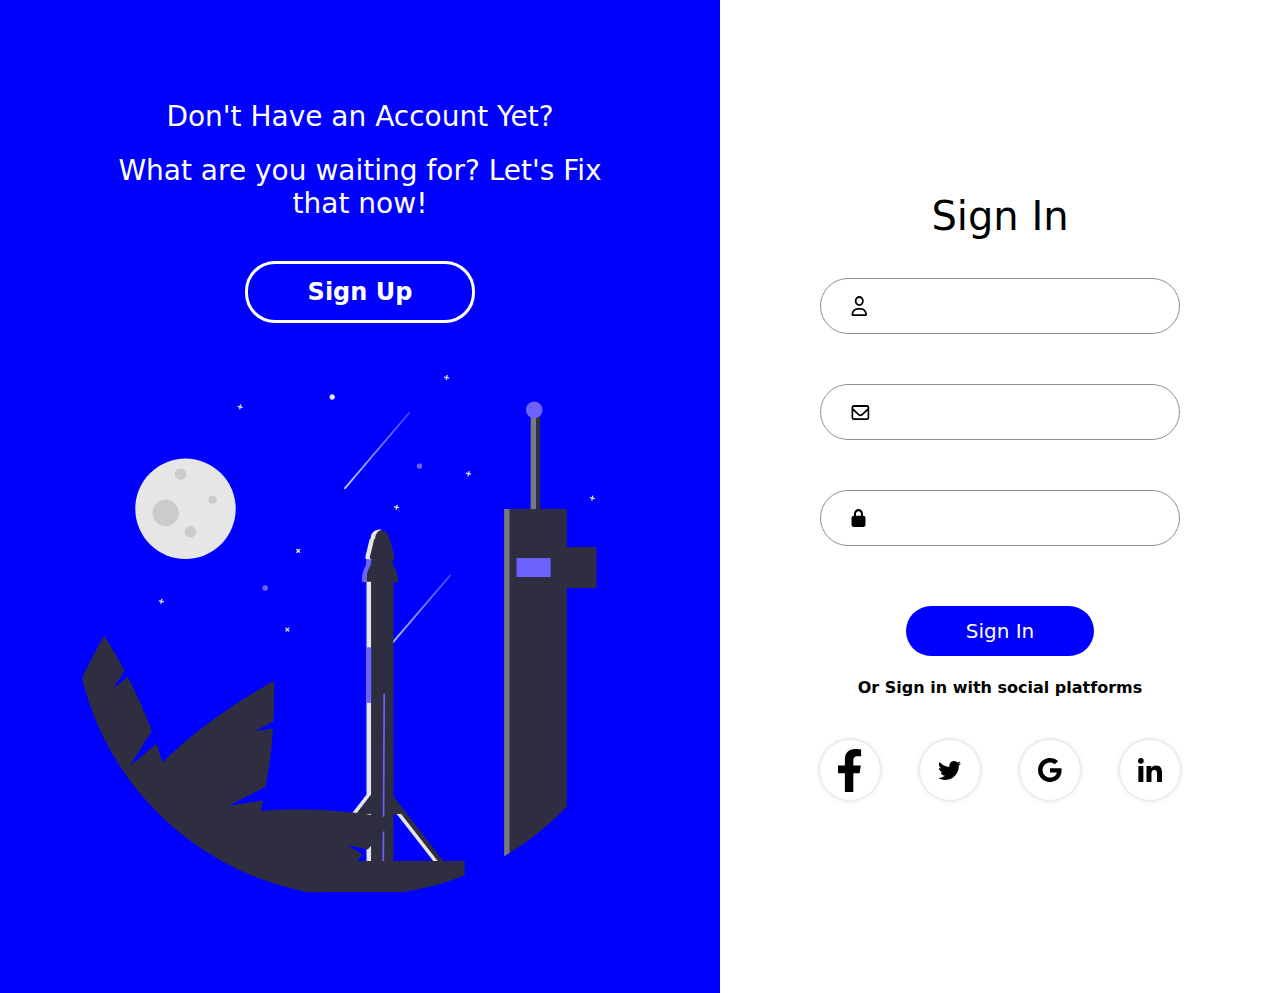
<file: sign-in/sign-in.html>
<!DOCTYPE html>
<html lang="en">

<head>
  <meta charset="UTF-8">
  <meta name="viewport" content="width=device-width, initial-scale=1.0">
  <meta http-equiv="X-UA-Compatible" content="ie=edge">
  <meta name="Description" content="Enter your description here" />
  <link rel="stylesheet" href="https://cdnjs.cloudflare.com/ajax/libs/twitter-bootstrap/5.1.0/css/bootstrap.min.css">
  <link rel="stylesheet" href="https://cdnjs.cloudflare.com/ajax/libs/font-awesome/5.15.4/css/all.min.css">
  <link rel="stylesheet" href="sign-in.css">
  <title>Sign-In</title>
</head>

<body>
  
  <div class="signup-container">

    <div class="graphic-side">
      <h3>Don't Have an Account Yet?</h3>
      <h3>What are you waiting for? Let's Fix that now!</h3>
      <button type="submit" class="signup-btn">Sign Up</button>
      <img src="../images/Group 15.png" alt="graphic">
    </div>

    <div class="form-side">
      <h1>Sign In</h1>
      <form>
        <div class="input-container">
          <input type="text" id="username" placeholder=" " />
        </div>
        <div class="input-container">
          <input type="email" id="email" placeholder=" " />
        </div>
        <div class="input-container">
          <input type="password" id="password" placeholder=" " />
        </div>
        <div class="footer-container">
          <button type="submit" class="signin-btn">Sign In</button>
          <p class="social-text">Or Sign in with social platforms</p>
          <div class="social-icons">
            <div class="icon facebook">
              <img src="../images/facebook.svg" alt="Facebook">
            </div>
            <div class="icon twitter">
              <img src="../images/twitter.svg" alt="Twitter">
            </div>
            <div class="icon google">
              <img src="../images/google.svg" alt="Google">
            </div>
            <div class="icon linkedin">
              <img src="../images/linkedin.svg" alt="LinkedIn">
            </div>
          </div>
        </div>
    </div>
  </div>

  <script src="https://cdnjs.cloudflare.com/ajax/libs/popper.js/2.9.2/umd/popper.min.js"></script>
  <script src="https://cdnjs.cloudflare.com/ajax/libs/twitter-bootstrap/5.1.0/js/bootstrap.min.js"></script>
</body>

</html>
</file>
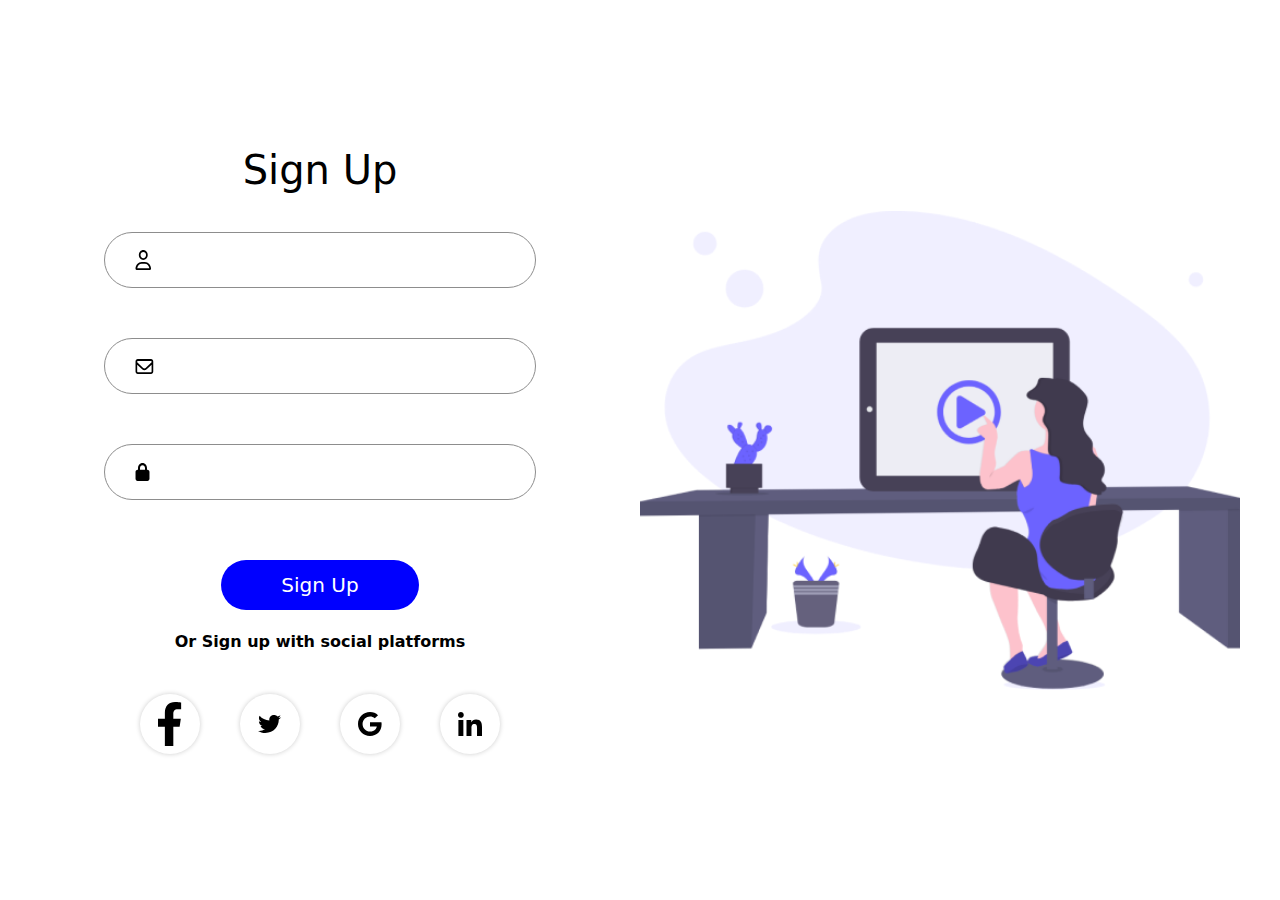
<file: sign-up/sign-up.html>
<!DOCTYPE html>
<html lang="en">
<head>
<meta charset="UTF-8">
<meta name="viewport" content="width=device-width, initial-scale=1.0">
<meta http-equiv="X-UA-Compatible" content="ie=edge">
<meta name="Description" content="Enter your description here"/>
<link rel="stylesheet" href="https://cdnjs.cloudflare.com/ajax/libs/twitter-bootstrap/5.1.0/css/bootstrap.min.css">
<link rel="stylesheet" href="https://cdnjs.cloudflare.com/ajax/libs/font-awesome/5.15.4/css/all.min.css">
<link rel="stylesheet" href="sign-up.css">
<title>Sign-Up</title>
</head>
<body>

  <div class="signup-container">
    <div class="form-side">
      <h1>Sign Up</h1>
      <form>
        <div class="input-container">
          <input type="text" id="username" placeholder=" " />
        </div>
        <div class="input-container">
          <input type="email" id="email" placeholder=" " />
        </div>
        <div class="input-container">
          <input type="password" id="password" placeholder=" " />
        </div>
        <div class="footer-container">
          <button type="submit" class="submit-button">Sign Up</button>
          <p class="social-text">Or Sign up with social platforms</p>
          <div class="social-icons">
            <div class="icon facebook">
              <img src="../images/facebook.svg" alt="Facebook">
            </div>
            <div class="icon twitter">
              <img src="../images/twitter.svg" alt="Twitter">
            </div>
            <div class="icon google">
              <img src="../images/google.svg" alt="Google">
            </div>
            <div class="icon linkedin">
              <img src="../images/linkedin.svg" alt="LinkedIn">
            </div>
          </div>
        </div>
    </div>
    <div class="graphic-side">
      <!-- <img src="../images/sign-up-graphic.png" alt="graphic image"> -->
    </div>
  </div>

<script src="https://cdnjs.cloudflare.com/ajax/libs/popper.js/2.9.2/umd/popper.min.js"></script>
<script src="https://cdnjs.cloudflare.com/ajax/libs/twitter-bootstrap/5.1.0/js/bootstrap.min.js"></script>
</body>
</html>
</file>
<file: sign-in/sign-in.css>
:root {
    height: 100%;
    margin: 0;
    font-family: 'Segoe UI', Tahoma, Geneva, Verdana, sans-serif;
}

.signup-container {
    display: flex;
    min-height: 100vh;
    color: #fff;
    background-color: white;
}

.graphic-side {
    flex-basis: 60%;
    display: flex;
    flex-direction: column;
    justify-content: center;
    align-items: center;
    padding: 100px;
    position: relative;
    overflow: hidden;
    text-align: left;
    background-color: blue;
    z-index: 1;
}

/* .graphic-side::before {
    content: '';
    position: absolute;
    width: 200%; 
    height: 200%; 
    background-color: white;
    border-radius: 50%;
    transform: translate(-50%, 100%);
    z-index: -1;
} */

/* .graphic-side img {
    position: absolute;
    bottom: 0;
    left: 50%;
    transform: translateX(-50%);
    z-index: 0;
} */

.graphic-side h3 {
    text-align: center;
    margin-bottom: 20px; 
}

.signup-btn {
    background-color: #0000ff;
    color: white;
    border: 3px solid white;
    padding: 10px 60px;
    border-radius: 30px;
    font-size: 1.5em;
    font-weight: bold;
    cursor: pointer;
    margin-top: 20px; 
}

.signup-btn:hover {
    background-color: #7171cd;
}

.form-side {
    flex-basis: 40%;
    background-color: #fff;
    color: #000;
    display: flex;
    flex-direction: column;
    justify-content: center;
    align-items: center;
    padding: 100px;
    font-weight: bold;
}

.input-container {
    position: relative;
    margin-bottom: 20px;
}

.input-container input {
    width: 100%;
    padding: 15px 140px 15px 90px;
    border: 1px solid #8d8d8d; 
    border-radius: 30px;
    margin-top: 30px;
}

#username {
    background-image: url("../images/username.svg");
    background-repeat: no-repeat;
    background-position: 30px center;
}

#email {
    background-image: url("../images/email.svg");
    background-repeat: no-repeat;
    background-position: 30px center;
}

#password {
    background-image: url("../images/password.svg");
    background-repeat: no-repeat;
    background-position: 30px center;
}

.footer-container {
    display: flex;
    flex-direction: column;
    align-items: center;
    justify-content: center;
    text-align: center;
    font-weight: bold;
}

.signin-btn {
    margin-top: 40px;
    margin-bottom: 20px;
    background-color: #0000ff;
    color: white;
    border: none;
    padding: 10px 60px;
    border-radius: 30px;
    font-size: 1.25em;
    cursor: pointer;
}

.signin-btn:hover {
    background-color: #7171cd;
}

.form-footer {
    display: flex;
    flex-direction: column;
    align-items: center;
    justify-content: center;
    text-align: center;
    font-weight: bold;
}

.social-text {
    margin-bottom: 40px;
}

.social-icons {
    display: flex;
    justify-content: center;
    gap: 40px; 
}

.icon {
    border-radius: 50%;
    width: 60px; 
    height: 60px;
    display: flex;
    align-items: center;
    justify-content: center;
    background: #fff; 
    box-shadow: 0px 0px 5px rgba(0, 0, 0, 0.2); 
}

.icon img {
    width: 24px;
    height: auto;
}
</file>
<file: sign-up/sign-up.css>
:root {
    height: 100%;
    margin: 0;
    font-family: 'Segoe UI', Tahoma, Geneva, Verdana, sans-serif;
}

.signup-container {
    display: flex;
    flex-direction: row;
    flex-wrap: nowrap;
    min-height: 100vh;
    color: #fff;
    background-color: white;
    
}

.form-side {
    flex-basis: 50%;
    background-color: #fff;
    color: #000;
    display: flex;
    flex-direction: column;
    justify-content: center;
    align-items: center;
    padding: 100px;
    font-weight: bold;
}

.input-container {
    position: relative;
    margin-bottom: 20px;
}

.input-container input {
    width: 100%;
    padding: 15px 140px 15px 90px;
    border: 1px solid #8d8d8d; 
    border-radius: 30px;
    margin-top: 30px;
}

#username {
    background-image: url("../images/username.svg");
    background-repeat: no-repeat;
    background-position: 30px center;
}

#email {
    background-image: url("../images/email.svg");
    background-repeat: no-repeat;
    background-position: 30px center;
}

#password {
    background-image: url("../images/password.svg");
    background-repeat: no-repeat;
    background-position: 30px center;
}

.footer-container {
    display: flex;
    flex-direction: column;
    align-items: center;
    justify-content: center;
    text-align: center;
    font-weight: bold;
}

.submit-button {
    margin-top: 40px;
    margin-bottom: 20px;
    background-color: #0000ff;
    color: white;
    border: none;
    padding: 10px 60px;
    border-radius: 30px;
    font-size: 1.25em;
    cursor: pointer;
}

.submit-button:hover {
    background-color: #0000cc;
}

.form-footer {
    display: flex;
    flex-direction: column;
    align-items: center;
    justify-content: center;
    text-align: center;
    font-weight: bold;
}

.social-text {
    margin-bottom: 40px;
}

.social-icons {
    display: flex;
    justify-content: center;
    gap: 40px; 
}

.icon {
    border-radius: 50%;
    width: 60px; 
    height: 60px;
    display: flex;
    align-items: center;
    justify-content: center;
    background: #fff; 
    box-shadow: 0px 0px 5px rgba(0, 0, 0, 0.2); 
}

.icon img {
    width: 24px;
    height: auto;
}

.graphic-side {
    flex-basis: 40%;
    display: flex;
    flex-direction: column;
    justify-content: center;
    align-items: flex-start;
    padding: 300px;
    position: relative;
    /* overflow: hidden; */
    background-image: url("../images/sign-up-graphic.png"); 
    background-size: contain;
    background-position: center ;
    background-repeat: no-repeat;
}
</file>
